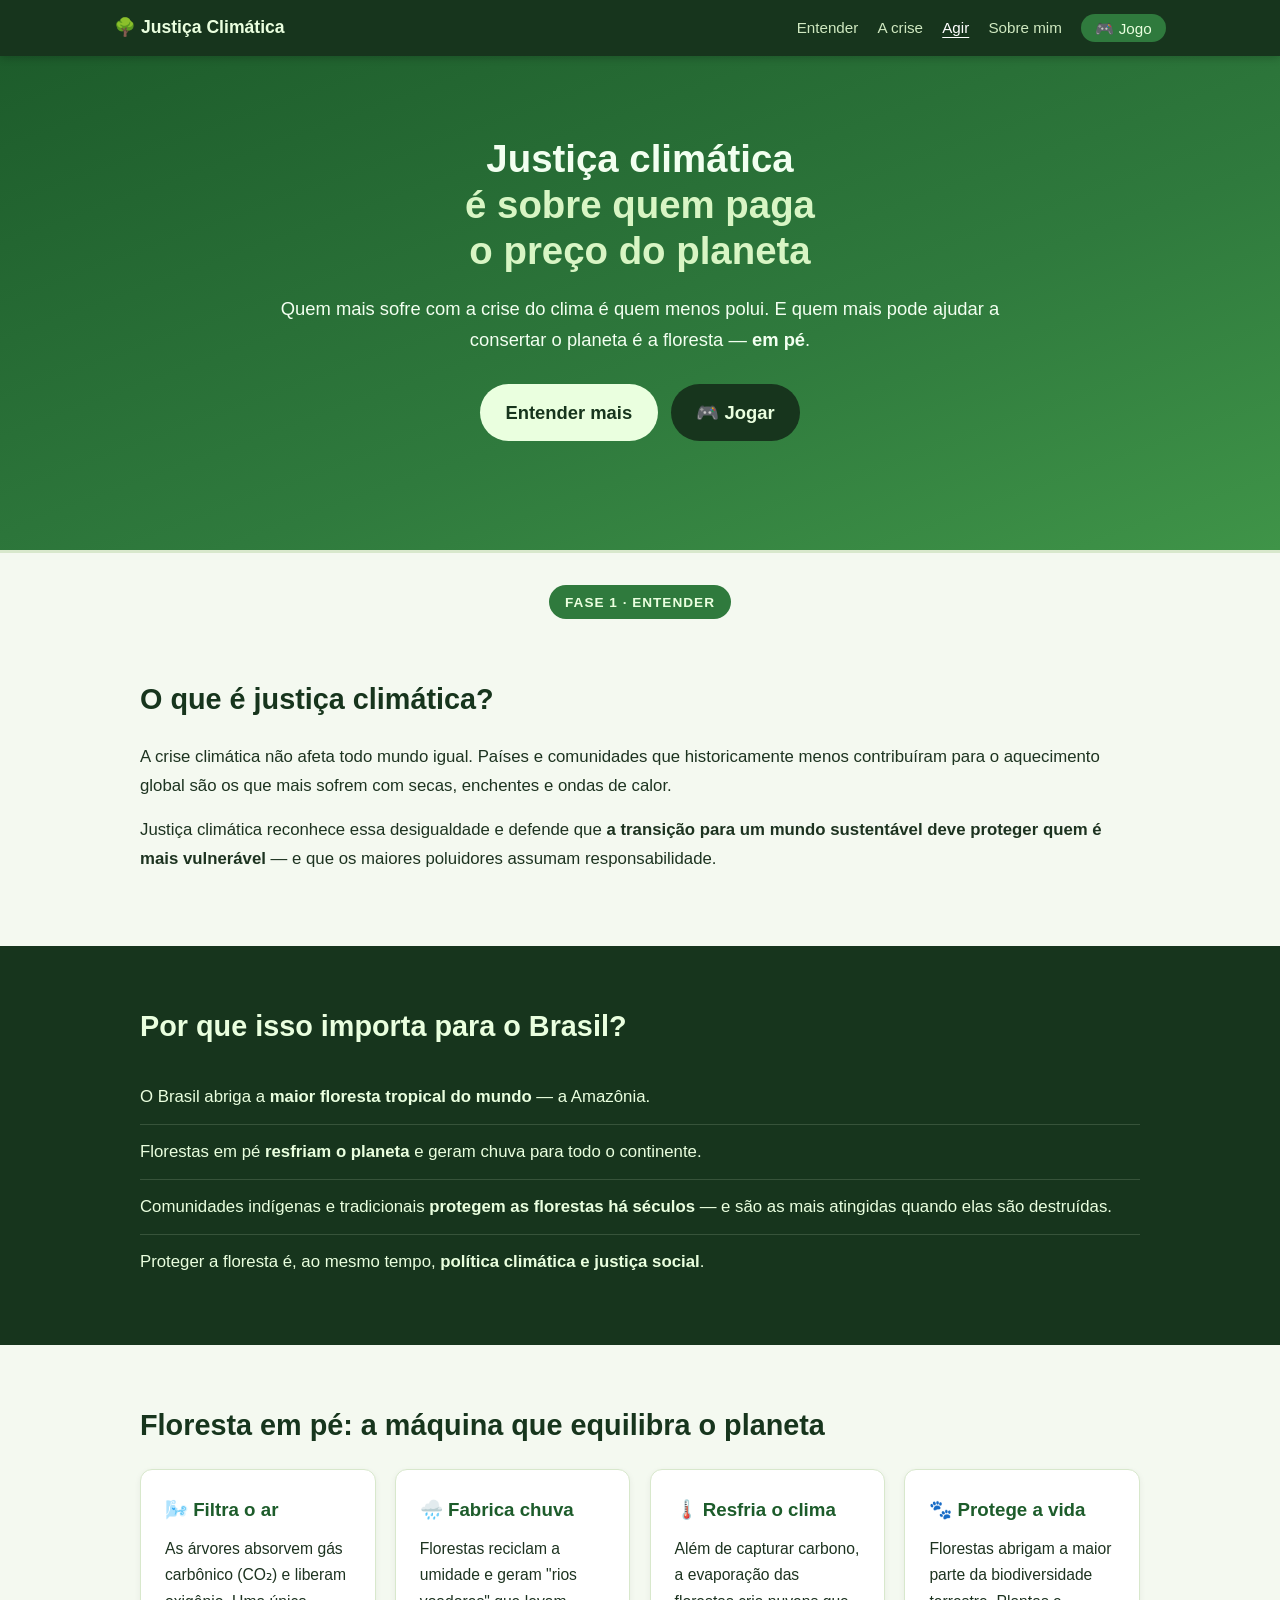
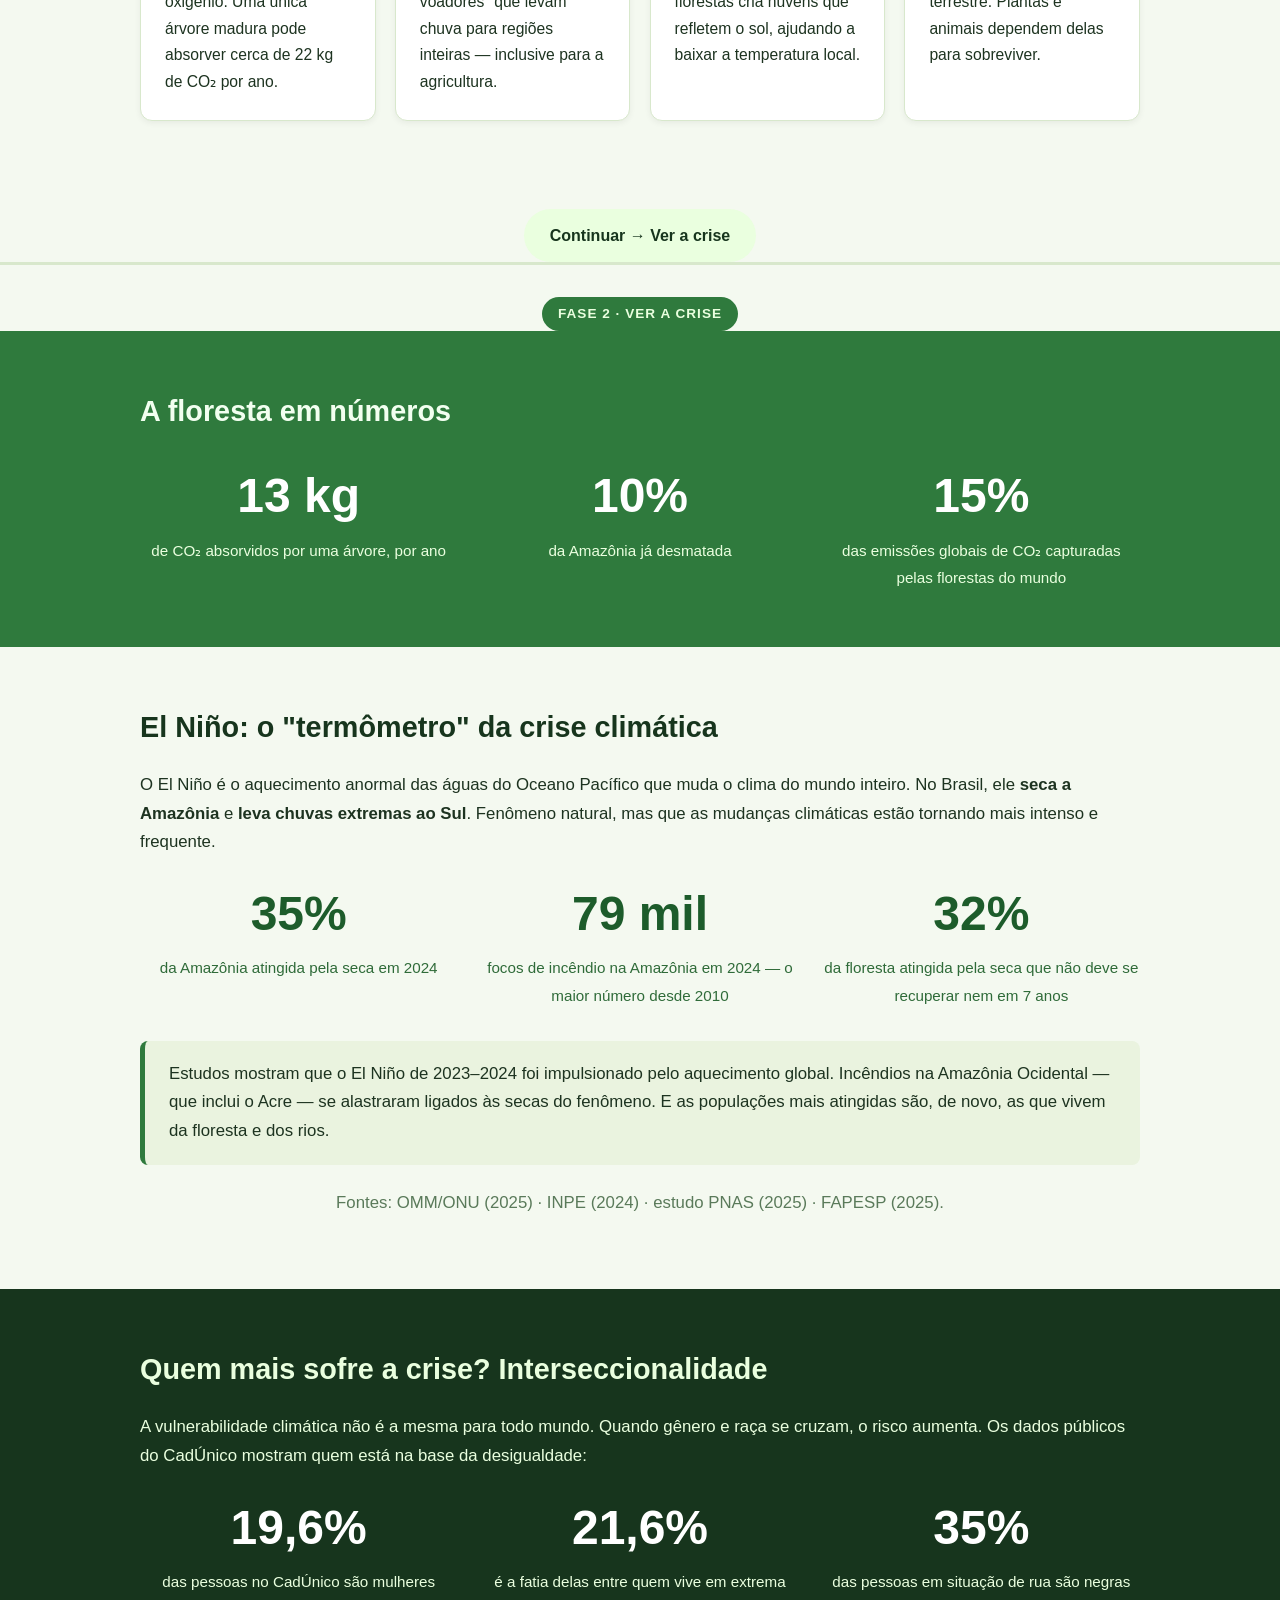
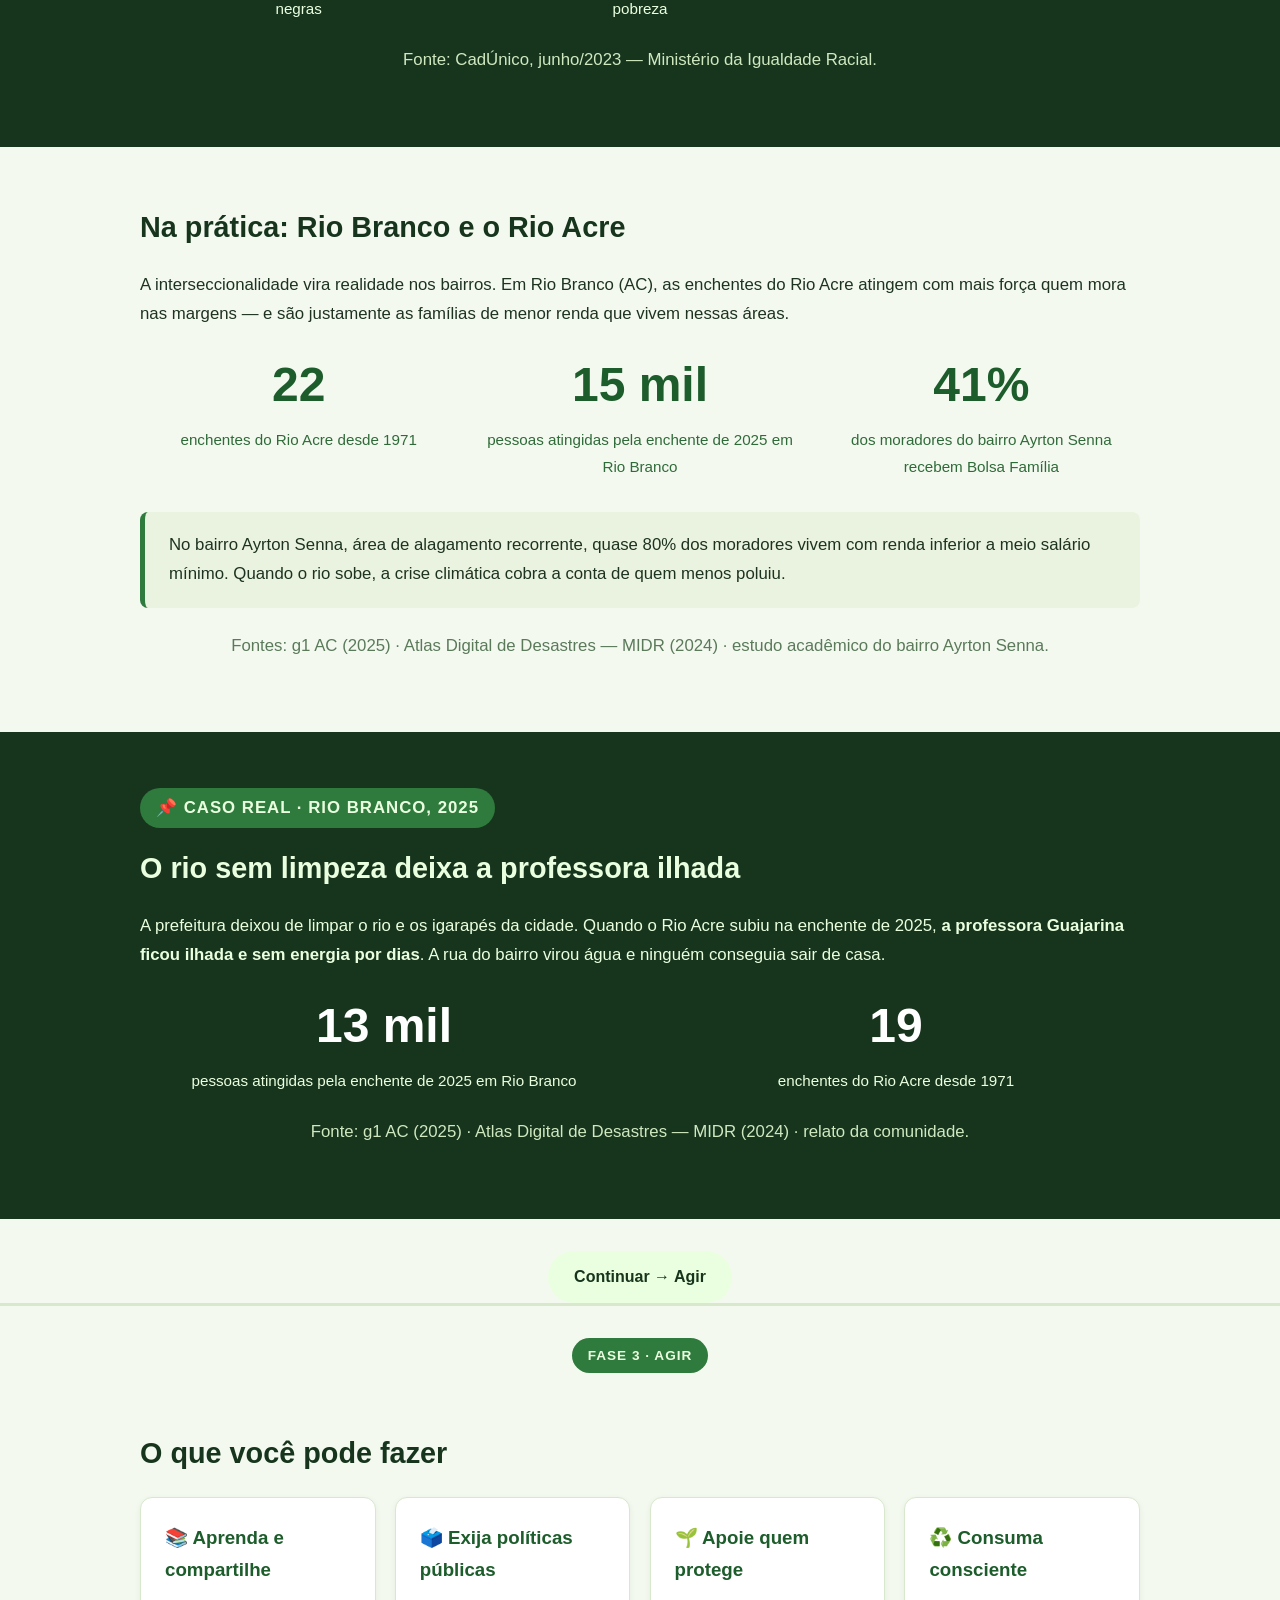
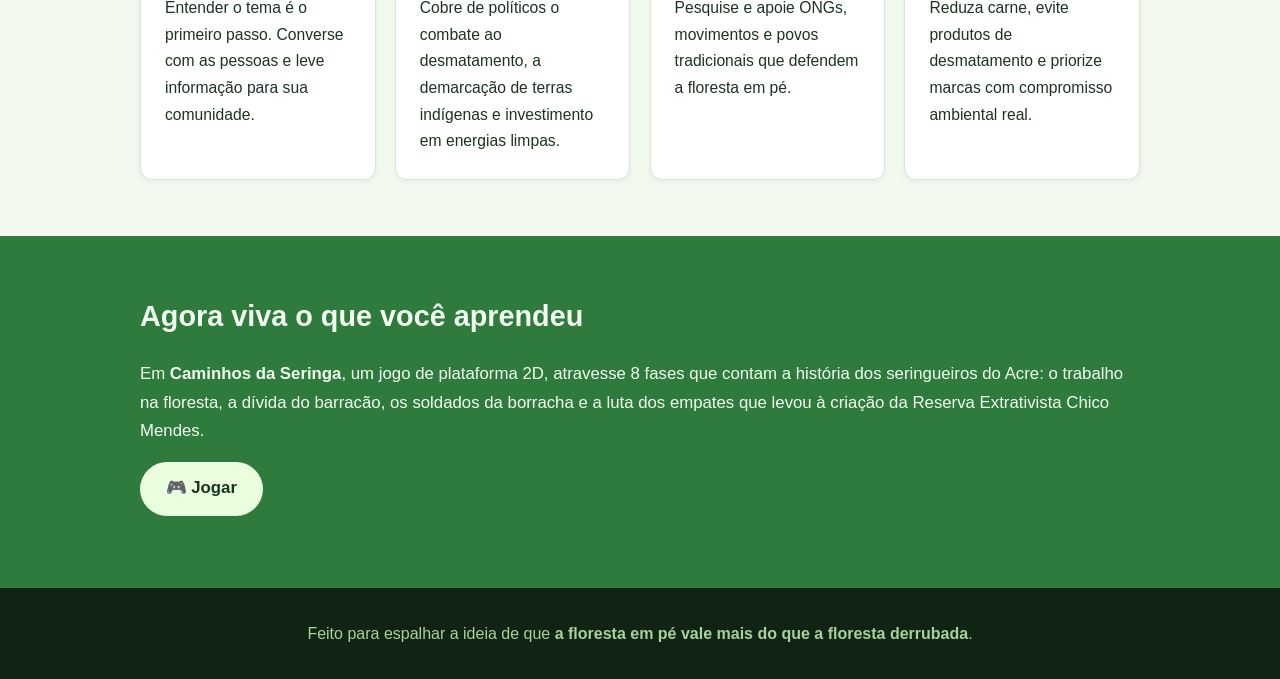
<file: index.html>
<!DOCTYPE html>
<html lang="pt-BR">
<head>
  <meta charset="UTF-8">
  <meta name="viewport" content="width=device-width, initial-scale=1.0">
  <meta name="description" content="Justiça climática e o papel das florestas em pé no equilíbrio do planeta.">
  <title>Justiça Climática · Florestas em Pé</title>
  <link rel="stylesheet" href="style.css?v=2">
</head>
<body>

  <header class="cabecalho">
    <nav class="menu">
      <a href="#" class="logo">🌳 Justiça&nbsp;Climática</a>
      <button class="menu-toggle" aria-label="Abrir menu">☰</button>
      <ul class="menu-lista">
        <li><a href="#fase-entender">Entender</a></li>
        <li><a href="#fase-crise">A crise</a></li>
        <li><a href="#fase-agir">Agir</a></li>
        <li><a href="sobre.html">Sobre mim</a></li>
        <li><a href="jogo.html" class="menu-jogo">🎮 Jogo</a></li>
      </ul>
    </nav>
  </header>

  <main>
    <section class="hero">
      <div class="hero-conteudo">
        <h1>Justiça climática<br><span>é sobre quem paga<br>o preço do planeta</span></h1>
        <p>Quem mais sofre com a crise do clima é quem menos polui. E quem mais pode ajudar a consertar o planeta é a floresta — <strong>em pé</strong>.</p>
        <p>
          <a href="#o-que-e" class="botao">Entender mais</a>
          <a href="jogo.html" class="botao botao-secundario">🎮 Jogar</a>
        </p>
      </div>
    </section>

    <section class="fase" id="fase-entender">
      <div class="container">
        <p class="fase-etiqueta">Fase 1 · Entender</p>
      </div>

      <section id="o-que-e" class="secao">
        <div class="container">
          <h2>O que é justiça climática?</h2>
          <p>A crise climática não afeta todo mundo igual. Países e comunidades que historicamente menos contribuíram para o aquecimento global são os que mais sofrem com secas, enchentes e ondas de calor.</p>
          <p>Justiça climática reconhece essa desigualdade e defende que <strong>a transição para um mundo sustentável deve proteger quem é mais vulnerável</strong> — e que os maiores poluidores assumam responsabilidade.</p>
        </div>
      </section>

      <section id="por-que" class="secao secao-escura">
        <div class="container">
          <h2>Por que isso importa para o Brasil?</h2>
          <ul class="lista-pontos">
            <li>O Brasil abriga a <strong>maior floresta tropical do mundo</strong> — a Amazônia.</li>
            <li>Florestas em pé <strong>resfriam o planeta</strong> e geram chuva para todo o continente.</li>
            <li>Comunidades indígenas e tradicionais <strong>protegem as florestas há séculos</strong> — e são as mais atingidas quando elas são destruídas.</li>
            <li>Proteger a floresta é, ao mesmo tempo, <strong>política climática e justiça social</strong>.</li>
          </ul>
        </div>
      </section>

      <section id="floresta" class="secao">
        <div class="container">
          <h2>Floresta em pé: a máquina que equilibra o planeta</h2>
          <div class="grade">
            <article class="cartao">
              <h3>🌬️ Filtra o ar</h3>
              <p>As árvores absorvem gás carbônico (CO₂) e liberam oxigênio. Uma única árvore madura pode absorver cerca de 22 kg de CO₂ por ano.</p>
            </article>
            <article class="cartao">
              <h3>🌧️ Fabrica chuva</h3>
              <p>Florestas reciclam a umidade e geram "rios voadores" que levam chuva para regiões inteiras — inclusive para a agricultura.</p>
            </article>
            <article class="cartao">
              <h3>🌡️ Resfria o clima</h3>
              <p>Além de capturar carbono, a evaporação das florestas cria nuvens que refletem o sol, ajudando a baixar a temperatura local.</p>
            </article>
            <article class="cartao">
              <h3>🐾 Protege a vida</h3>
              <p>Florestas abrigam a maior parte da biodiversidade terrestre. Plantas e animais dependem delas para sobreviver.</p>
            </article>
          </div>
        </div>
      </section>

      <div class="container">
        <a href="#fase-crise" class="botao botao-continuar">Continuar → Ver a crise</a>
      </div>
    </section>

    <section class="fase" id="fase-crise">
      <div class="container">
        <p class="fase-etiqueta">Fase 2 · Ver a crise</p>
      </div>

      <section id="numeros" class="secao secao-verde">
      <div class="container">
        <h2>A floresta em números</h2>
        <div class="grade-numeros">
          <div class="numero">
            <span class="valor" data-alvo="22" data-unidade=" kg">0</span>
            <span class="rotulo">de CO₂ absorvidos por uma árvore, por ano</span>
          </div>
          <div class="numero">
            <span class="valor" data-alvo="17" data-unidade="%">0</span>
            <span class="rotulo">da Amazônia já desmatada</span>
          </div>
          <div class="numero">
            <span class="valor" data-alvo="25" data-unidade="%">0</span>
            <span class="rotulo">das emissões globais de CO₂ capturadas pelas florestas do mundo</span>
          </div>
        </div>
      </div>
    </section>

    <section id="elnino" class="secao">
      <div class="container">
        <h2>El Niño: o "termômetro" da crise climática</h2>
        <p>O El Niño é o aquecimento anormal das águas do Oceano Pacífico que muda o clima do mundo inteiro. No Brasil, ele <strong>seca a Amazônia</strong> e <strong>leva chuvas extremas ao Sul</strong>. Fenômeno natural, mas que as mudanças climáticas estão tornando mais intenso e frequente.</p>
        <div class="grade-numeros">
          <div class="numero">
            <span class="valor" data-alvo="59" data-unidade="%">0</span>
            <span class="rotulo">da Amazônia atingida pela seca em 2024</span>
          </div>
          <div class="numero">
            <span class="valor" data-alvo="132" data-unidade=" mil">0</span>
            <span class="rotulo">focos de incêndio na Amazônia em 2024 — o maior número desde 2010</span>
          </div>
          <div class="numero">
            <span class="valor" data-alvo="53" data-unidade="%">0</span>
            <span class="rotulo">da floresta atingida pela seca que não deve se recuperar nem em 7 anos</span>
          </div>
        </div>
        <div class="destaque">
          <p>Estudos mostram que o El Niño de 2023–2024 foi impulsionado pelo aquecimento global. Incêndios na Amazônia Ocidental — que inclui o Acre — se alastraram ligados às secas do fenômeno. E as populações mais atingidas são, de novo, as que vivem da floresta e dos rios.</p>
        </div>
        <p class="nota-fonte">Fontes: OMM/ONU (2025) · INPE (2024) · estudo PNAS (2025) · FAPESP (2025).</p>
      </div>
    </section>

    <section id="intersec" class="secao secao-escura">
      <div class="container">
        <h2>Quem mais sofre a crise? Interseccionalidade</h2>
        <p>A vulnerabilidade climática não é a mesma para todo mundo. Quando gênero e raça se cruzam, o risco aumenta. Os dados públicos do CadÚnico mostram quem está na base da desigualdade:</p>
        <div class="grade-numeros">
          <div class="numero">
            <span class="valor" data-alvo="38.5" data-unidade="%" data-decimais="1">0</span>
            <span class="rotulo">das pessoas no CadÚnico são mulheres negras</span>
          </div>
          <div class="numero">
            <span class="valor" data-alvo="42.5" data-unidade="%" data-decimais="1">0</span>
            <span class="rotulo">é a fatia delas entre quem vive em extrema pobreza</span>
          </div>
          <div class="numero">
            <span class="valor" data-alvo="69" data-unidade="%">0</span>
            <span class="rotulo">das pessoas em situação de rua são negras</span>
          </div>
        </div>
        <p class="nota-fonte">Fonte: CadÚnico, junho/2023 — Ministério da Igualdade Racial.</p>
      </div>
    </section>

    <section id="riobranco" class="secao">
      <div class="container">
        <h2>Na prática: Rio Branco e o Rio Acre</h2>
        <p>A interseccionalidade vira realidade nos bairros. Em Rio Branco (AC), as enchentes do Rio Acre atingem com mais força quem mora nas margens — e são justamente as famílias de menor renda que vivem nessas áreas.</p>
        <div class="grade-numeros">
          <div class="numero">
            <span class="valor" data-alvo="43" data-unidade="">0</span>
            <span class="rotulo">enchentes do Rio Acre desde 1971</span>
          </div>
          <div class="numero">
            <span class="valor" data-alvo="30" data-unidade=" mil">0</span>
            <span class="rotulo">pessoas atingidas pela enchente de 2025 em Rio Branco</span>
          </div>
          <div class="numero">
            <span class="valor" data-alvo="80" data-unidade="%">0</span>
            <span class="rotulo">dos moradores do bairro Ayrton Senna recebem Bolsa Família</span>
          </div>
        </div>
        <div class="destaque">
          <p>No bairro Ayrton Senna, área de alagamento recorrente, quase 80% dos moradores vivem com renda inferior a meio salário mínimo. Quando o rio sobe, a crise climática cobra a conta de quem menos poluiu.</p>
        </div>
        <p class="nota-fonte">Fontes: g1 AC (2025) · Atlas Digital de Desastres — MIDR (2024) · estudo acadêmico do bairro Ayrton Senna.</p>
      </div>
    </section>

    <section id="caso-professora" class="secao secao-escura">
      <div class="container">
        <p class="fase-etiqueta">📌 Caso real · Rio Branco, 2025</p>
        <h2>O rio sem limpeza deixa a professora ilhada</h2>
        <p>A prefeitura deixou de limpar o rio e os igarapés da cidade. Quando o Rio Acre subiu na enchente de 2025, <strong>a professora Guajarina ficou ilhada e sem energia por dias</strong>. A rua do bairro virou água e ninguém conseguia sair de casa.</p>
        <div class="grade-numeros">
          <div class="numero">
            <span class="valor" data-alvo="30" data-unidade=" mil">0</span>
            <span class="rotulo">pessoas atingidas pela enchente de 2025 em Rio Branco</span>
          </div>
          <div class="numero">
            <span class="valor" data-alvo="43" data-unidade="">0</span>
            <span class="rotulo">enchentes do Rio Acre desde 1971</span>
          </div>
        </div>
        <p class="nota-fonte">Fonte: g1 AC (2025) · Atlas Digital de Desastres — MIDR (2024) · relato da comunidade.</p>
      </div>
    </section>

      <div class="container">
        <a href="#fase-agir" class="botao botao-continuar">Continuar → Agir</a>
      </div>
    </section>

    <section class="fase" id="fase-agir">
      <div class="container">
        <p class="fase-etiqueta">Fase 3 · Agir</p>
      </div>

      <section id="acoes" class="secao">
      <div class="container">
        <h2>O que você pode fazer</h2>
        <div class="grade">
          <article class="cartao">
            <h3>📚 Aprenda e compartilhe</h3>
            <p>Entender o tema é o primeiro passo. Converse com as pessoas e leve informação para sua comunidade.</p>
          </article>
          <article class="cartao">
            <h3>🗳️ Exija políticas públicas</h3>
            <p>Cobre de políticos o combate ao desmatamento, a demarcação de terras indígenas e investimento em energias limpas.</p>
          </article>
          <article class="cartao">
            <h3>🌱 Apoie quem protege</h3>
            <p>Pesquise e apoie ONGs, movimentos e povos tradicionais que defendem a floresta em pé.</p>
          </article>
          <article class="cartao">
            <h3>♻️ Consuma consciente</h3>
            <p>Reduza carne, evite produtos de desmatamento e priorize marcas com compromisso ambiental real.</p>
          </article>
        </div>
      </div>
      </section>

      <section class="secao secao-verde">
        <div class="container">
          <h2>Agora viva o que você aprendeu</h2>
          <p>Em <strong>Caminhos da Seringa</strong>, um jogo de plataforma 2D, atravesse 8 fases que contam a história dos seringueiros do Acre: o trabalho na floresta, a dívida do barracão, os soldados da borracha e a luta dos empates que levou à criação da Reserva Extrativista Chico Mendes.</p>
          <p>
            <a href="jogo.html" class="botao">🎮 Jogar</a>
          </p>
        </div>
      </section>
    </section>
  </main>

  <footer class="rodape">
    <p>Feito para espalhar a ideia de que <strong>a floresta em pé vale mais do que a floresta derrubada</strong>.</p>
  </footer>

  <script src="script.js"></script>
</body>
</html>
</file>
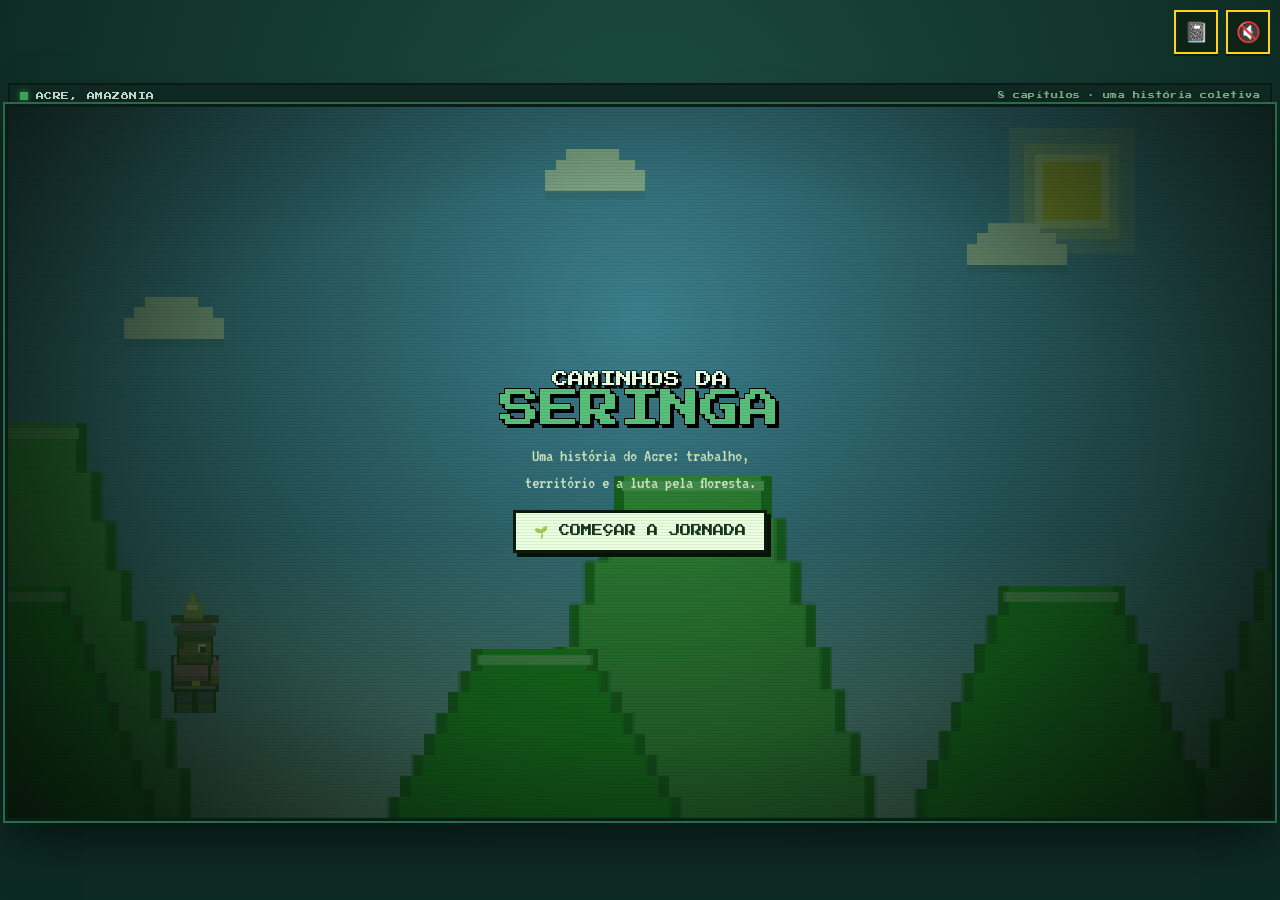
<file: jogo.html>
<!DOCTYPE html>
<html lang="pt-BR">
<head>
  <meta charset="UTF-8">
  <meta name="viewport" content="width=device-width, initial-scale=1.0, maximum-scale=1.0, user-scalable=no, viewport-fit=cover">
  <meta name="theme-color" content="#153f35">
  <meta name="description" content="Caminhos da Seringa: plataforma 2D sobre a história dos seringueiros do Acre, em 8 fases.">
  <title>Caminhos da Seringa</title>
  <link rel="preconnect" href="https://fonts.googleapis.com">
  <link rel="preconnect" href="https://fonts.gstatic.com" crossorigin>
  <link rel="stylesheet" href="https://fonts.googleapis.com/css2?family=Press+Start+2P&family=VT323&display=swap">
  <link rel="stylesheet" href="pixel.css">
  <link rel="stylesheet" href="jogo.css">
</head>
<body class="pixel">
  <div class="jogo2d">
    <div class="console">
      <div class="console-topline">
        <span class="live-dot"></span>
        <span class="console-titulo">ACRE, AMAZÔNIA</span>
        <span class="console-direita">8 capítulos · uma história coletiva</span>
      </div>
      <div class="stage" id="stage">
      <canvas id="tela" width="480" height="270"></canvas>
      <div class="vignette" aria-hidden="true"></div>

      <div class="hud2d" id="hud2d" hidden>
        <div class="hud-esquerda">
          <span class="hud-capitulo" id="hud-fase">01</span>
          <div class="hud-info">
            <span class="hud-objetivo">Encontre as memórias</span>
          </div>
        </div>
        <div class="hud-direita">
          <span class="hud-vidas" id="hud-vidas">❤️❤️❤️</span>
          <span class="hud-sementes">🍃 <b id="hud-pontos-valor">0</b></span>
        </div>
      </div>

      <div class="overlay overlay-centro" id="tela-inicio">
        <div class="logo">
          <span class="s">CAMINHOS DA</span>
          <span class="f">SERINGA</span>
        </div>
        <p class="legenda">Uma história do Acre: trabalho, território e a luta pela floresta.</p>
        <button class="botao" id="botao-iniciar">🌱 Começar a jornada</button>
      </div>

      <div class="overlay overlay-centro" id="tela-personagem" hidden>
        <div class="mapa-titulo">Escolha seu personagem</div>
        <div class="personagens">
          <button class="card-personagem" id="botao-menina">
            <span class="cp-avatar">👧🏿</span>
            <span class="cp-tag">PLAY 1</span>
            <span class="cp-nome">Menina</span>
          </button>
          <button class="card-personagem" id="botao-menino">
            <span class="cp-avatar">👦🏿</span>
            <span class="cp-tag">PLAY 2</span>
            <span class="cp-nome">Menino</span>
          </button>
        </div>
        <p class="cp-dica">Use ← → e Enter, ou toque para escolher</p>
      </div>

      <div class="overlay overlay-mapa" id="tela-mapa" hidden>
        <div class="mapa-titulo">Mapa das fases</div>
        <div class="mapa" id="mapa"></div>
      </div>

      <div class="overlay overlay-cartao" id="tela-fase" hidden>
        <span class="tag" id="fase-etiqueta">Fase 1</span>
        <h2 id="fase-titulo"></h2>
        <p class="txt" id="fase-texto"></p>
        <p class="fato"><strong>Fato:</strong> <span id="fase-fato"></span></p>
        <p class="src">Fonte: <span id="fase-fonte"></span></p>
        <p class="aviso" id="fase-aviso"></p>
        <button class="botao" id="botao-continuar">Continuar →</button>
      </div>

      <div class="overlay overlay-centro" id="tela-fim" hidden>
        <h2 id="fim-titulo"></h2>
        <p class="txt" id="fim-mensagem"></p>
        <button class="botao" id="botao-reiniciar">🌱 Recomeçar</button>
      </div>

      <div class="overlay overlay-caderno" id="tela-caderno" hidden>
        <div class="mapa-titulo">Caderno da Memória</div>
        <div class="caderno" id="caderno-lista"></div>
        <button class="botao" id="botao-caderno-fechar">Fechar</button>
      </div>
      </div>
    </div>
  </div>

  <div class="touch" id="touch-controles" hidden>
    <div class="touch-mover">
      <button class="tbtn" data-dir="esq" aria-label="Esquerda">◀</button>
      <button class="tbtn" data-dir="dir" aria-label="Direita">▶</button>
    </div>
    <div class="touch-acoes">
      <button class="tbtn tbtn-b" id="botao-latex" aria-label="Extrair látex">B</button>
      <button class="tbtn tbtn-pulo" id="botao-pulo" aria-label="Pular">A</button>
    </div>
  </div>

  <div class="girar" id="girar">
    <div class="girar-logo">
      <span class="s">CAMINHOS DA</span>
      <span class="f">SERINGA</span>
    </div>
    <div class="girar-telefone" aria-hidden="true"></div>
    <div class="girar-titulo">Gire o celular</div>
    <div class="girar-sub">Vire o aparelho na horizontal para jogar.</div>
  </div>

  <button class="botao-som" id="botao-som" aria-label="Ligar música">🔇</button>
  <button class="botao-som botao-caderno" id="botao-caderno" aria-label="Caderno da Memória">📓</button>

  <div class="toast" id="toast" hidden></div>

  <script src="jogo.js"></script>
</body>
</html>
</file>
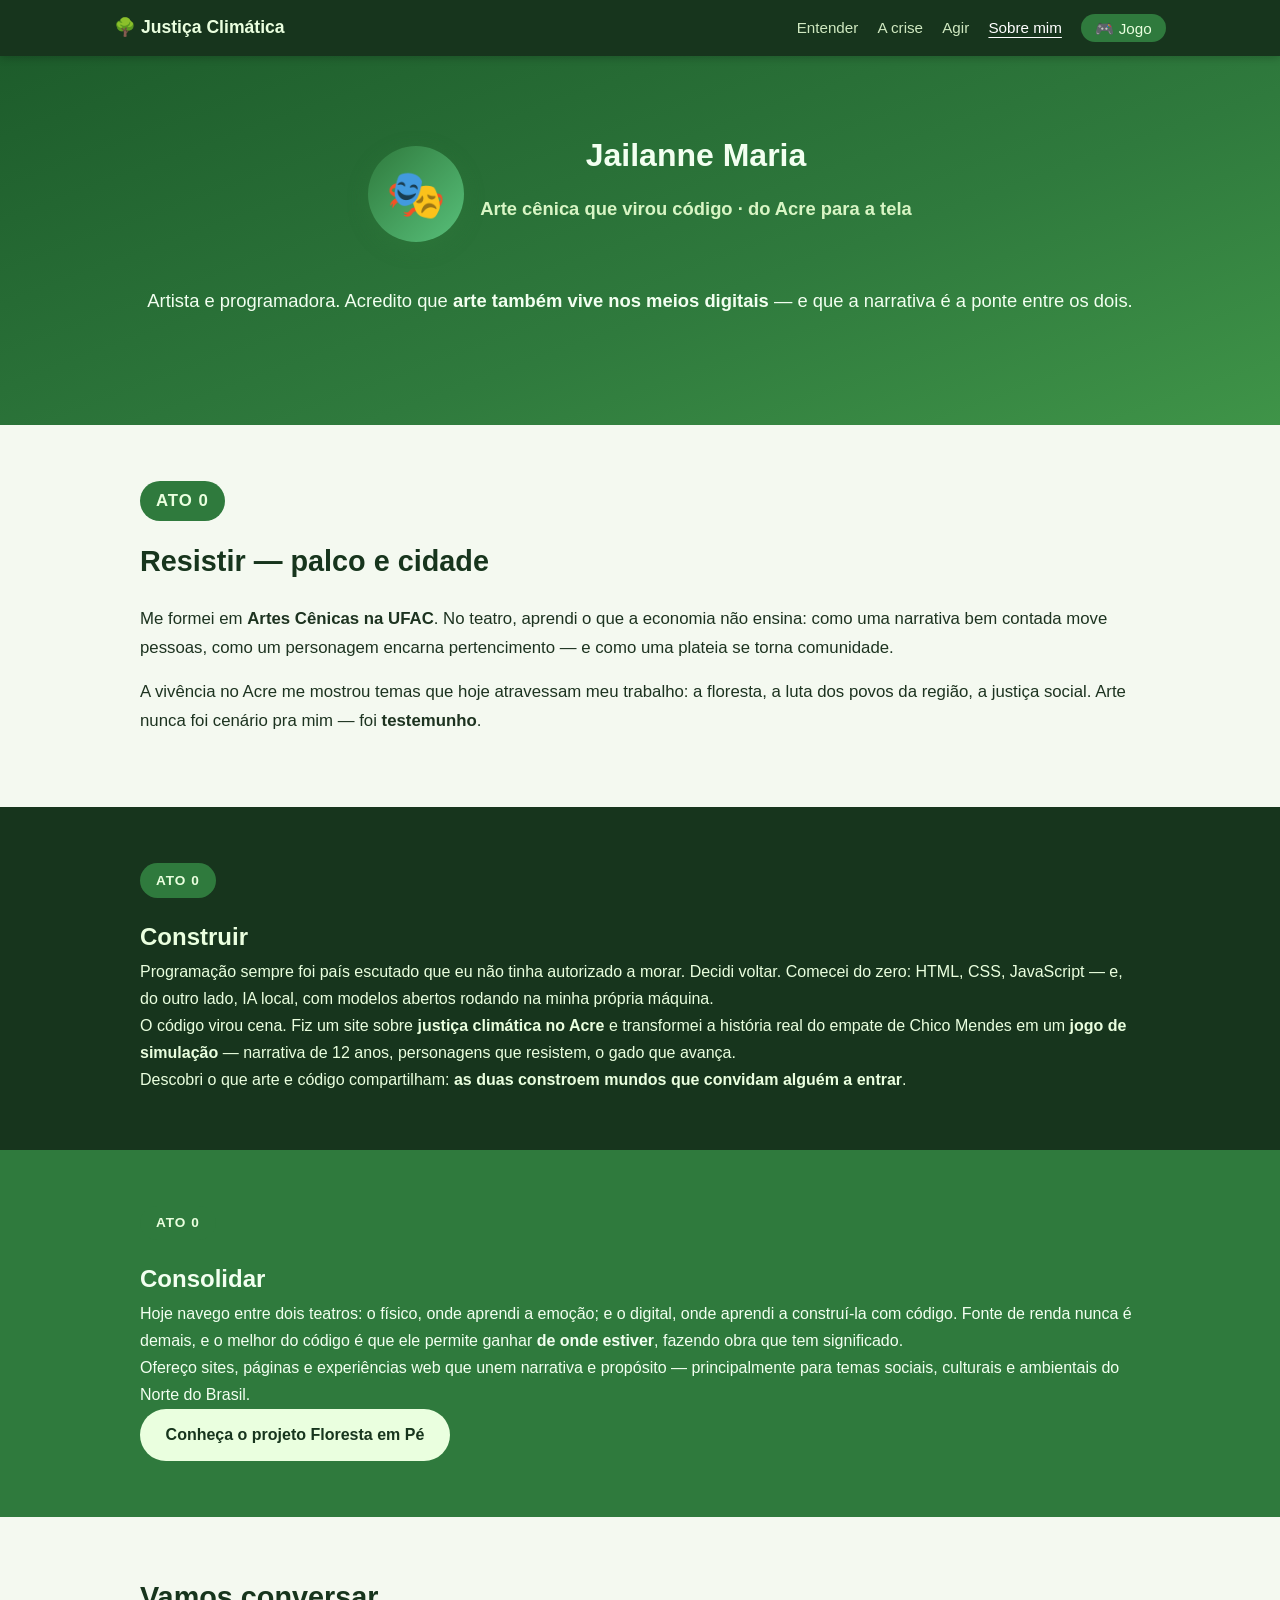
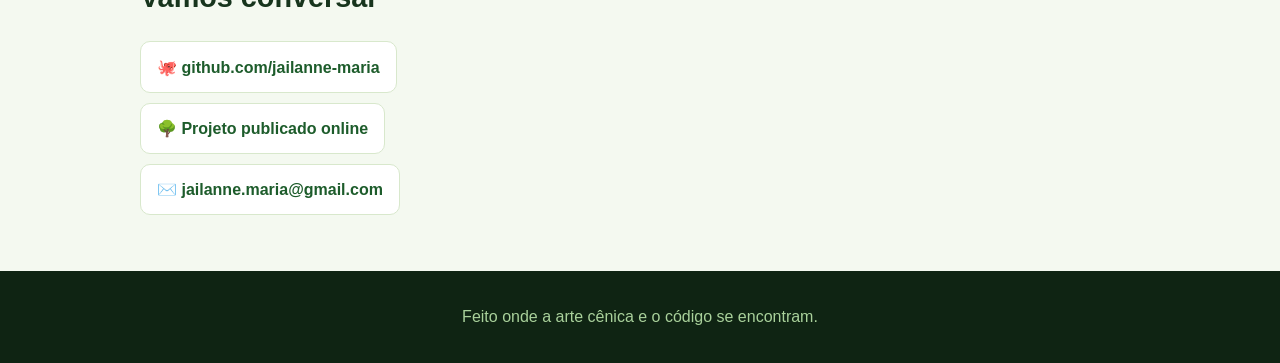
<file: sobre.html>
<!DOCTYPE html>
<html lang="pt-BR">
<head>
  <meta charset="UTF-8">
  <meta name="viewport" content="width=device-width, initial-scale=1.0">
  <meta name="description" content="Sobre Jailanne Maria: artista cênica e desenvolvedora, construindo experiências digitais que unem arte, narrativa e código.">
  <title>Sobre mim · Jailanne Maria</title>
  <link rel="stylesheet" href="style.css">
</head>
<body>

  <header class="cabecalho">
    <nav class="menu">
      <a href="index.html" class="logo">🌳 Justiça&nbsp;Climática</a>
      <button class="menu-toggle" aria-label="Abrir menu">☰</button>
      <ul class="menu-lista">
        <li><a href="index.html#fase-entender">Entender</a></li>
        <li><a href="index.html#fase-crise">A crise</a></li>
        <li><a href="index.html#fase-agir">Agir</a></li>
        <li><a href="sobre.html" class="ativo">Sobre mim</a></li>
        <li><a href="jogo.html" class="menu-jogo">🎮 Jogo</a></li>
      </ul>
    </nav>
  </header>

  <main class="atos">

    <section class="hero">
      <div class="ficha">
        <div class="foto-perfil">🎭</div>
        <div class="ficha-info">
          <h1>Jailanne Maria</h1>
          <p class="funcao">Arte cênica que virou código · do Acre para a tela</p>
        </div>
      </div>
      <p>Artista e programadora. Acredito que <strong>arte também vive nos meios digitais</strong> — e que a narrativa é a ponte entre os dois.</p>
    </section>

    <section class="ato secao" id="ato-1">
      <div class="container">
        <p class="ato-rotulo"></p>
        <h2>Resistir — palco e cidade</h2>
        <p>Me formei em <strong>Artes Cênicas na UFAC</strong>. No teatro, aprendi o que a economia não ensina: como uma narrativa bem contada move pessoas, como um personagem encarna pertencimento — e como uma plateia se torna comunidade.</p>
        <p>A vivência no Acre me mostrou temas que hoje atravessam meu trabalho: a floresta, a luta dos povos da região, a justiça social. Arte nunca foi cenário pra mim — foi <strong>testemunho</strong>.</p>
      </div>
    </section>

    <section class="ato secao-escura" id="ato-2">
      <div class="container">
        <p class="ato-rotulo"></p>
        <h2>Construir</h2>
        <p>Programação sempre foi país escutado que eu não tinha autorizado a morar. Decidi voltar. Comecei do zero: HTML, CSS, JavaScript — e, do outro lado, IA local, com modelos abertos rodando na minha própria máquina.</p>
        <p>O código virou cena. Fiz um site sobre <strong>justiça climática no Acre</strong> e transformei a história real do empate de Chico Mendes em um <strong>jogo de simulação</strong> — narrativa de 12 anos, personagens que resistem, o gado que avança.</p>
        <p>Descobri o que arte e código compartilham: <strong>as duas constroem mundos que convidam alguém a entrar</strong>.</p>
      </div>
    </section>

    <section class="ato secao-verde" id="ato-3">
      <div class="container">
        <p class="ato-rotulo"></p>
        <h2>Consolidar</h2>
        <p>Hoje navego entre dois teatros: o físico, onde aprendi a emoção; e o digital, onde aprendi a construí-la com código. Fonte de renda nunca é demais, e o melhor do código é que ele permite ganhar <strong>de onde estiver</strong>, fazendo obra que tem significado.</p>
        <p>Ofereço sites, páginas e experiências web que unem narrativa e propósito — principalmente para temas sociais, culturais e ambientais do Norte do Brasil.</p>
        <p><a href="index.html" class="botao">Conheça o projeto Floresta em Pé</a></p>
      </div>
    </section>

    <section class="secao" id="contato">
      <div class="container">
        <h2>Vamos conversar</h2>
        <ul class="contato-lista">
          <li><a href="https://github.com/jailanne-maria">🐙 github.com/jailanne-maria</a></li>
          <li><a href="https://jailanne-maria.github.io/justica-climatica/">🌳 Projeto publicado online</a></li>
          <li><a href="mailto:jailanne.maria@gmail.com">✉️ jailanne.maria@gmail.com</a></li>
        </ul>
      </div>
    </section>

  </main>

  <footer class="rodape">
    <p>Feito onde a arte cênica e o código se encontram.</p>
  </footer>

  <script src="script.js"></script>
</body>
</html>
</file>
<file: style.css>
* {
  margin: 0;
  padding: 0;
  box-sizing: border-box;
}

html {
  scroll-behavior: smooth;
}

body {
  font-family: 'Segoe UI', Tahoma, Geneva, Verdana, sans-serif;
  line-height: 1.7;
  color: #1d3320;
  background: #f4f9f0;
}

/* Cabeçalho e menu */
.cabecalho {
  position: sticky;
  top: 0;
  background: #17351d;
  box-shadow: 0 2px 8px rgba(0, 0, 0, 0.2);
  z-index: 100;
}

.menu {
  max-width: 1100px;
  margin: 0 auto;
  padding: 0.8rem 1.5rem;
  display: flex;
  align-items: center;
  justify-content: space-between;
}

.logo {
  color: #eaffdf;
  font-weight: 700;
  text-decoration: none;
  font-size: 1.1rem;
}

.menu-lista {
  display: flex;
  list-style: none;
  gap: 1.2rem;
}

.menu-lista a {
  color: #cfe8c0;
  text-decoration: none;
  font-size: 0.95rem;
}

.menu-lista a:hover {
  color: #ffffff;
}

.menu-lista a.ativo {
  color: #ffffff;
  text-decoration: underline;
  text-underline-offset: 4px;
}

.menu-lista .menu-jogo {
  background: #2f7a3d;
  padding: 0.35rem 0.9rem;
  border-radius: 999px;
  color: #eaffdf;
}

.menu-toggle {
  display: none;
  background: none;
  border: none;
  color: #eaffdf;
  font-size: 1.5rem;
  cursor: pointer;
}

/* Hero */
.hero {
  background: linear-gradient(160deg, #1d5c2b, #2f7a3d 60%, #3f9448);
  color: #f2fff0;
  padding: 5rem 1.5rem;
  text-align: center;
}

.hero-conteudo {
  max-width: 800px;
  margin: 0 auto;
}

.hero h1 {
  font-size: 2.4rem;
  line-height: 1.2;
  margin-bottom: 1.2rem;
}

.hero h1 span {
  color: #d8f5c4;
}

.hero p {
  font-size: 1.15rem;
  margin-bottom: 1.8rem;
}

.botao {
  display: inline-block;
  background: #eaffdf;
  color: #17351d;
  padding: 0.8rem 1.6rem;
  border-radius: 999px;
  text-decoration: none;
  font-weight: 700;
  transition: transform 0.2s;
}

.botao:hover {
  transform: translateY(-2px);
}

.botao-secundario {
  background: #17351d;
  color: #eaffdf;
  margin-left: 0.5rem;
}

@media (max-width: 480px) {
  .botao-secundario {
    margin-left: 0;
    margin-top: 0.5rem;
  }
}

/* Fases */
.fase {
  border-top: 3px solid #d8e8cc;
}

.fase > .container:first-child {
  padding-top: 2rem;
  text-align: center;
}

.fase-etiqueta {
  display: inline-block;
  background: #2f7a3d;
  color: #eaffdf;
  font-size: 0.85rem;
  font-weight: 700;
  letter-spacing: 1px;
  text-transform: uppercase;
  padding: 0.35rem 1rem;
  border-radius: 999px;
}

.botao-continuar {
  margin: 2rem auto 0;
  display: table;
}

@media (max-width: 480px) {
  .botao-continuar {
    display: block;
    text-align: center;
  }
}

/* Seções */
.secao {
  padding: 3.5rem 1.5rem;
}

.container {
  max-width: 1000px;
  margin: 0 auto;
}

.secao h2 {
  font-size: 1.8rem;
  color: #17351d;
  margin-bottom: 1.2rem;
}

.secao p {
  margin-bottom: 1rem;
  font-size: 1.05rem;
}

.secao-escura {
  background: #17351d;
  color: #eaffdf;
}

.secao-escura h2 {
  color: #eaffdf;
}

.secao-verde {
  background: #2f7a3d;
  color: #f2fff0;
}

.secao-verde h2 {
  color: #f2fff0;
}

/* Listas */
.lista-pontos {
  list-style: none;
  padding: 0;
}

.lista-pontos li {
  padding: 0.8rem 0;
  border-bottom: 1px solid rgba(234, 255, 223, 0.15);
  font-size: 1.05rem;
}

.lista-pontos li:last-child {
  border-bottom: none;
}

/* Cards */
.grade {
  display: grid;
  grid-template-columns: repeat(auto-fit, minmax(220px, 1fr));
  gap: 1.2rem;
  margin-top: 1rem;
}

.cartao {
  background: #ffffff;
  border: 1px solid #d8e8cc;
  border-radius: 12px;
  padding: 1.5rem;
  box-shadow: 0 2px 6px rgba(0, 0, 0, 0.06);
  transition: transform 0.2s, box-shadow 0.2s;
}

.cartao:hover {
  transform: translateY(-4px);
  box-shadow: 0 6px 14px rgba(0, 0, 0, 0.1);
}

.cartao h3 {
  color: #1d5c2b;
  margin-bottom: 0.6rem;
}

.cartao p {
  margin: 0;
  font-size: 0.98rem;
}

/* Números animados */
.grade-numeros {
  display: grid;
  grid-template-columns: repeat(auto-fit, minmax(200px, 1fr));
  gap: 1.5rem;
  margin-top: 1rem;
  text-align: center;
}

.numero .valor {
  font-size: 3rem;
  font-weight: 800;
  color: #1d5c2b;
  display: block;
}

.numero .rotulo {
  font-size: 0.95rem;
  color: #2f6b39;
}

/* Em fundo escuro ou verde, os números ficam claros */
.secao-escura .numero .valor,
.secao-verde .numero .valor {
  color: #ffffff;
}

.secao-escura .numero .rotulo,
.secao-verde .numero .rotulo {
  color: #eaffdf;
}

.nota-fonte {
  margin-top: 1.5rem;
  font-size: 0.85rem;
  color: #5a7a5a;
  text-align: center;
}

.secao-escura .nota-fonte,
.secao-verde .nota-fonte {
  color: #cfe8c0;
}

.destaque {
  margin-top: 2rem;
  background: #eaf3df;
  border-left: 5px solid #2f7a3d;
  border-radius: 8px;
  padding: 1.2rem 1.5rem;
}

.destaque p {
  margin: 0;
  font-size: 1.05rem;
}

/* Página Sobre — atos */
.atos {
  counter-reset: ato;
}

.ato {
  position: relative;
  padding: 3.5rem 1.5rem;
}

.ato-numero {
  counter-increment: ato;
}

.ato-rotulo {
  display: inline-block;
  background: #2f7a3d;
  color: #eaffdf;
  font-size: 0.85rem;
  font-weight: 700;
  letter-spacing: 1px;
  text-transform: uppercase;
  padding: 0.35rem 1rem;
  border-radius: 999px;
  margin-bottom: 1.2rem;
}

.ato-rotulo::before {
  content: "Ato " counter(ato);
}

.ficha {
  display: flex;
  gap: 1rem;
  align-items: center;
  justify-content: center;
  margin-bottom: 2rem;
  flex-wrap: wrap;
}

.foto-perfil {
  width: 96px;
  height: 96px;
  border-radius: 50%;
  background: linear-gradient(135deg, #2f7a3d, #58c07a);
  display: flex;
  align-items: center;
  justify-content: center;
  font-size: 3rem;
  box-shadow: 0 6px 20px rgba(47, 122, 61, 0.4);
}

.ficha-info h1 {
  font-size: 2rem;
  color: #f2fff0;
}

.ficha-info .funcao {
  color: #d8f5c4;
  font-weight: 600;
}

.contato-lista {
  list-style: none;
  padding: 0;
  display: flex;
  flex-direction: column;
  gap: 0.6rem;
}

.contato-lista a {
  color: #1d5c2b;
  font-weight: 600;
  text-decoration: none;
  border: 1px solid #d8e8cc;
  padding: 0.7rem 1rem;
  border-radius: 10px;
  display: inline-block;
  background: #ffffff;
  transition: transform 0.2s, box-shadow 0.2s;
}

.contato-lista a:hover {
  transform: translateY(-2px);
  box-shadow: 0 4px 12px rgba(0, 0, 0, 0.08);
}

/* Rodapé */
.rodape {
  background: #0f2413;
  color: #a9d19b;
  text-align: center;
  padding: 2rem 1.5rem;
}

/* Responsivo */
@media (max-width: 720px) {
  .menu-toggle {
    display: block;
  }

  .menu-lista {
    display: none;
    flex-direction: column;
    position: absolute;
    top: 100%;
    left: 0;
    right: 0;
    background: #17351d;
    padding: 1rem 1.5rem;
    gap: 0.8rem;
  }

  .menu-lista.aberto {
    display: flex;
  }

  .hero h1 {
    font-size: 1.8rem;
  }
}
</file>
<file: pixel.css>
@import url('https://fonts.googleapis.com/css2?family=Press+Start+2P&family=VT323&display=swap');

/* ===== Tema pixel-art / retrô do Reserva em Pé ===== */

body.pixel {
  font-family: 'VT323', 'Courier New', monospace;
  font-size: 20px;
  image-rendering: pixelated;
  background-color: #0e2213;
  background-image:
    repeating-linear-gradient(0deg, rgba(0, 0, 0, 0.16) 0 2px, transparent 2px 4px),
    radial-gradient(ellipse at 20% 10%, rgba(47, 122, 61, 0.35), transparent 55%),
    radial-gradient(ellipse at 85% 90%, rgba(58, 111, 181, 0.18), transparent 55%);
}

body.pixel canvas,
body.pixel img {
  image-rendering: pixelated;
  image-rendering: crisp-edges;
}

/* Cantos quadrados em tudo (visual 8/16 bits) */
body.pixel *,
body.pixel *::before,
body.pixel *::after {
  border-radius: 0 !important;
}

/* ─── Tipografia ─── */
body.pixel h1,
body.pixel h2,
body.pixel h3,
body.pixel .botao,
body.pixel .botao-vr,
body.pixel .info-ano,
body.pixel .info-fase,
body.pixel .info-dinheiro,
body.pixel .fase-etiqueta,
body.pixel .hud-box,
body.pixel .medidor-cabecalho,
body.pixel .cartao-acao strong,
body.pixel .perfil-nome,
body.pixel .perfil-metro strong,
body.pixel .total-acessos,
body.pixel .queimadas-cabecalho h2,
body.pixel .avatar-nome {
  font-family: 'Press Start 2P', 'VT323', monospace;
  letter-spacing: 0;
  line-height: 1.5;
}

body.pixel h1 { font-size: clamp(1.35rem, 4vw, 1.9rem); }
body.pixel h2 { font-size: clamp(0.95rem, 2.4vw, 1.05rem); }
body.pixel h3 { font-size: clamp(0.78rem, 2vw, 0.82rem); }
body.pixel .botao { font-size: 0.7rem; }
body.pixel .info-ano,
body.pixel .info-dinheiro { font-size: 0.78rem; }
body.pixel .info-fase,
body.pixel .fase-etiqueta { font-size: 0.6rem; }
body.pixel .hud-box { font-size: 0.68rem; }
body.pixel .medidor-cabecalho { font-size: 0.6rem; }
body.pixel .perfil-nome { font-size: 0.9rem; }
body.pixel .perfil-metro strong { font-size: 0.95rem; }

body.pixel p,
body.pixel li,
body.pixel .cartao-acao,
body.pixel .aviso-item,
body.pixel .chat-msg,
body.pixel .queimadas-texto,
body.pixel .metro .rotulo,
body.pixel .metro .valor {
  font-family: 'VT323', monospace;
  font-size: 1.15rem;
  line-height: 1.45;
}
body.pixel .cartao-acao,
body.pixel .log-item,
body.pixel .chat-msg,
body.pixel .metro .rotulo,
body.pixel .metro .valor { font-size: 0.98rem; }
body.pixel .log-item { font-family: 'VT323', monospace; font-size: 0.98rem; }

/* ─── Caixas com sombra dura e borda grossa ─── */
body.pixel .painel,
body.pixel .historia-cartao,
body.pixel .login-cartao,
body.pixel .perfil-cartao,
body.pixel .queimadas-cartao,
body.pixel .personagem,
body.pixel .cartao-acao,
body.pixel .log-item,
body.pixel .barra-topo,
body.pixel .aviso-item,
body.pixel .chat-painel,
body.pixel .hud-box,
body.pixel .metro,
body.pixel .modal-cartao,
body.pixel .painel-acao,
body.pixel .painel-log,
body.pixel .tela-intro h1 span,
body.pixel .fim-evolucao,
body.pixel .hud-aviso,
body.pixel .queimadas-area,
body.pixel .total-acessos,
body.pixel .perfil-metro {
  border-radius: 0 !important;
  border-width: 3px !important;
  box-shadow: 5px 5px 0 rgba(0, 0, 0, 0.55) !important;
}

/* ─── Botões estilo arcade ─── */
body.pixel .botao,
body.pixel .botao-vr,
body.pixel .chat-botao,
body.pixel .chat-entrada button {
  border: 3px solid #0a1c0e !important;
  box-shadow: 4px 4px 0 #06120a !important;
  text-transform: uppercase;
}
body.pixel .botao:hover:not(:disabled),
body.pixel .botao-vr:hover {
  transform: translate(-2px, -2px);
  box-shadow: 6px 6px 0 #06120a !important;
}
body.pixel .botao:active:not(:disabled),
body.pixel .chat-botao:active {
  transform: translate(2px, 2px);
  box-shadow: 2px 2px 0 #06120a !important;
}

/* ─── Barras medidoras pixeladas ─── */
body.pixel .barra,
body.pixel .metro .barra {
  border: 3px solid #06120a !important;
  height: 20px;
  background: #223322;
  box-shadow: inset 0 0 0 2px rgba(0, 0, 0, 0.5) !important;
  position: relative;
}
body.pixel .metro .barra { height: 14px; }
body.pixel .barra-preenchimento,
body.pixel .preenchimento {
  border-radius: 0 !important;
  box-shadow: none !important;
}
body.pixel .barra::after,
body.pixel .metro .barra::after {
  content: "";
  position: absolute;
  inset: 0;
  pointer-events: none;
  background-image: repeating-linear-gradient(90deg, rgba(0, 0, 0, 0.28) 0 2px, transparent 2px 10px);
}

/* ─── Desafio das queimadas ─── */
body.pixel .fogo {
  border: 3px solid #2a0d05;
  box-shadow: 4px 4px 0 rgba(0, 0, 0, 0.5);
}
body.pixel .queimadas-area {
  background-image:
    repeating-linear-gradient(0deg, rgba(0, 0, 0, 0.3) 0 2px, transparent 2px 6px),
    radial-gradient(ellipse at center, rgba(120, 60, 20, 0.4), rgba(20, 10, 5, 0.9));
}

/* ─── Avatares e joystick quadrados ─── */
body.pixel .avatar,
body.pixel .perfil-avatar,
body.pixel .joystick-raio,
body.pixel .joystick-knob,
body.pixel .chat-botao {
  border-radius: 0 !important;
}

/* ─── Chat ─── */
body.pixel .chat-entrada input {
  border-radius: 0 !important;
  font-family: 'VT323', monospace;
  font-size: 1.05rem;
}

/* ─── Acessibilidade e toque ─── */
body.pixel * {
  -webkit-tap-highlight-color: transparent;
}

body.pixel button:focus-visible,
body.pixel a:focus-visible,
body.pixel .cartao-acao:focus-visible,
body.pixel .chat-entrada input:focus-visible {
  outline: 3px solid #ffd21f;
  outline-offset: 2px;
}

@media (prefers-reduced-motion: reduce) {
  body.pixel *,
  body.pixel *::before,
  body.pixel *::after {
    animation-duration: 0.001ms !important;
    animation-iteration-count: 1 !important;
    transition-duration: 0.001ms !important;
    scroll-behavior: auto !important;
  }
}

/* ─── Destaque dourado (arcade) ─── */
body.pixel .fase-etiqueta,
body.pixel .info-fase,
body.pixel .hud-box.fase {
  background: #ffd21f !important;
  color: #1a1020 !important;
  box-shadow: 0 0 0 2px #000, 0 0 16px rgba(255, 210, 31, 0.45) !important;
}

body.pixel .info-dinheiro,
body.pixel .hud-box.dinheiro {
  color: #ffd21f !important;
  text-shadow: 0 0 12px rgba(255, 210, 31, 0.4) !important;
}

body.pixel .barra,
body.pixel .metro .barra {
  box-shadow: inset 0 0 0 2px rgba(0, 0, 0, 0.5), 0 3px 0 rgba(255, 210, 31, 0.28) !important;
}
</file>
<file: jogo.css>
[hidden] {
  display: none !important;
}

html, body {
  height: 100%;
}

body {
  display: flex;
  flex-direction: column;
  align-items: center;
  justify-content: center;
  margin: 0;
  padding: 0;
  overflow: hidden;
  touch-action: none;
  -webkit-tap-highlight-color: transparent;
}

body.pixel {
  background-color: #153f35;
  background-image: radial-gradient(circle at 50% 18%, #1c4c40, #0d2a22 72%);
}

.jogo2d {
  width: 100%;
  display: flex;
  align-items: center;
  justify-content: center;
  padding: 8px;
  box-sizing: border-box;
}

.console {
  width: min(100%, calc((100dvh - 16px) * 1.7778));
  display: flex;
  flex-direction: column;
}

.console-topline {
  display: flex;
  align-items: center;
  gap: 8px;
  background: #102a24;
  color: #cfe8d8;
  font-family: 'Press Start 2P', 'Courier New', monospace;
  font-size: 8px;
  letter-spacing: 0.06em;
  padding: 7px 10px;
  border: 2px solid #0a1c16;
  border-bottom: none;
}

.live-dot {
  width: 8px;
  height: 8px;
  background: #3fae58;
  box-shadow: 0 0 6px rgba(63, 174, 88, 0.8);
  animation: piscar-dot 1.6s ease-in-out infinite;
}

.console-direita {
  margin-left: auto;
  color: #7bbf92;
  font-size: 7px;
}

@keyframes piscar-dot {
  0%, 100% { opacity: 1; }
  50% { opacity: 0.25; }
}

.stage {
  position: relative;
  width: 100%;
  aspect-ratio: 16 / 9;
  background: #000;
  box-shadow: 0 0 0 3px #0a1c16, 0 0 0 5px #2a6a4a, 0 18px 50px rgba(0, 0, 0, 0.6);
  overflow: hidden;
}

.stage::after {
  content: "";
  position: absolute;
  inset: 0;
  z-index: 40;
  pointer-events: none;
  background: repeating-linear-gradient(0deg, rgba(0, 0, 0, 0.07) 0 1px, transparent 1px 3px);
}

.vignette {
  position: absolute;
  inset: 0;
  z-index: 30;
  pointer-events: none;
  background: radial-gradient(ellipse at center, transparent 55%, rgba(0, 0, 0, 0.35) 100%);
}

#tela {
  width: 100%;
  height: 100%;
  display: block;
  image-rendering: pixelated;
  image-rendering: crisp-edges;
}

/* ─── HUD ─── */
.hud2d {
  position: absolute;
  top: 6px;
  left: 8px;
  right: 8px;
  display: flex;
  align-items: center;
  justify-content: space-between;
  gap: 8px;
  pointer-events: none;
  text-shadow: 2px 2px 0 #000;
  font-family: 'Press Start 2P', 'Courier New', monospace;
  color: #fff8e7;
}

.hud-esquerda {
  display: flex;
  align-items: center;
  gap: 8px;
}

.hud-capitulo {
  background: #ffd21f;
  color: #1a1020;
  padding: 4px 6px;
  font-size: 9px;
  text-shadow: none;
}

.hud-info {
  display: flex;
  flex-direction: column;
  gap: 3px;
}

.hud-nome {
  font-size: 9px;
  color: #ffffff;
}

.hud-objetivo {
  font-family: 'VT323', 'Courier New', monospace;
  font-size: 14px;
  color: #cfe8d8;
  text-transform: none;
  letter-spacing: 0;
}

.hud-direita {
  display: flex;
  align-items: center;
  gap: 10px;
}

.hud-vidas {
  font-size: 10px;
}

.hud-sementes {
  color: #ffd21f;
  font-size: 9px;
  display: flex;
  align-items: center;
  gap: 3px;
}

/* ─── Overlays ─── */
.overlay {
  position: absolute;
  inset: 0;
  z-index: 10;
  display: flex;
  flex-direction: column;
  align-items: center;
  justify-content: center;
  text-align: center;
  gap: 14px;
  padding: 20px;
  box-sizing: border-box;
}

.overlay-centro {
  background: radial-gradient(circle at 50% 30%, rgba(47, 122, 61, 0.55), rgba(10, 28, 14, 0.96));
  color: #eaffdf;
}

.overlay-cartao {
  background: rgba(7, 20, 9, 0.88);
  color: #eaffdf;
  justify-content: flex-start;
  padding-top: 34px;
  overflow-y: auto;
}

.logo {
  display: flex;
  flex-direction: column;
  align-items: center;
  gap: 2px;
  font-family: 'Press Start 2P', 'Courier New', monospace;
  text-transform: uppercase;
  filter: drop-shadow(3px 3px 0 #000);
}

.logo .s {
  color: #eaffdf;
  font-size: clamp(10px, 2.4vw, 16px);
  -webkit-text-stroke: 1px #000;
  paint-order: stroke fill;
}

.logo .f {
  color: #58c07a;
  font-size: clamp(22px, 5.6vw, 40px);
  line-height: 1;
  -webkit-text-stroke: 2px #000;
  paint-order: stroke fill;
}

.legenda {
  font-family: 'VT323', 'Courier New', monospace;
  font-size: clamp(15px, 3vw, 22px);
  max-width: 34ch;
  color: #cfe8c0;
  margin: 0;
}

#fase-titulo,
#fim-titulo {
  font-family: 'Press Start 2P', 'Courier New', monospace;
  color: #ffd21f;
  font-size: clamp(11px, 2.8vw, 18px);
  line-height: 1.5;
  margin: 0;
}

.overlay .txt {
  font-family: 'VT323', 'Courier New', monospace;
  font-size: clamp(15px, 3.2vw, 24px);
  max-width: 46ch;
  color: #eaffdf;
  line-height: 1.1;
  margin: 0;
}

.tag {
  font-family: 'Press Start 2P', 'Courier New', monospace;
  background: #ffd21f;
  color: #1a1020;
  font-size: clamp(7px, 1.6vw, 11px);
  padding: 4px 8px;
  align-self: flex-start;
}

.fato {
  font-family: 'VT323', 'Courier New', monospace;
  font-size: clamp(14px, 2.8vw, 20px);
  color: #bfe8c8;
  max-width: 46ch;
  margin: 0;
  border-top: 1px dashed rgba(255, 255, 255, 0.35);
  padding-top: 8px;
}

.src {
  font-family: 'VT323', 'Courier New', monospace;
  font-size: clamp(12px, 2.2vw, 16px);
  color: #b8bde8;
  margin: 0;
}

.aviso {
  font-family: 'Press Start 2P', 'Courier New', monospace;
  font-size: clamp(9px, 1.9vw, 12px);
  color: #ffd21f;
  background: rgba(255, 210, 31, 0.12);
  border: 2px dashed #ffd21f;
  padding: 8px 10px;
  margin: 0;
  line-height: 1.6;
}

.botao {
  font-family: 'Press Start 2P', 'Courier New', monospace;
  background: #eaffdf;
  color: #17351d;
  border: 3px solid #0a1c0e;
  padding: 10px 18px;
  font-size: clamp(9px, 1.8vw, 12px);
  cursor: pointer;
  box-shadow: 4px 4px 0 #06120a;
  text-transform: uppercase;
  touch-action: manipulation;
}

.botao:hover { transform: translate(-1px, -1px); box-shadow: 5px 5px 0 #06120a; }
.botao:active { transform: translate(2px, 2px); box-shadow: 2px 2px 0 #06120a; }

/* ─── Seleção de personagem ─── */
.personagens {
  display: flex;
  gap: 20px;
  flex-wrap: wrap;
  justify-content: center;
}

.card-personagem {
  display: flex;
  flex-direction: column;
  align-items: center;
  gap: 8px;
  background: rgba(234, 255, 223, 0.1);
  border: 3px solid #58c07a;
  color: #eaffdf;
  padding: 18px 24px;
  cursor: pointer;
  font-family: 'Press Start 2P', 'Courier New', monospace;
  box-shadow: 4px 4px 0 rgba(0, 0, 0, 0.5);
}

.card-personagem.foco {
  border-color: #ffd21f;
  box-shadow: 0 0 0 3px #ffd21f, 0 0 20px rgba(255, 210, 31, 0.55);
}

.cp-avatar {
  font-size: 46px;
  line-height: 1;
}

.cp-tag {
  font-size: 9px;
  color: #7bbf92;
}

.cp-nome {
  font-size: 11px;
  color: #ffffff;
}

.cp-dica {
  font-family: 'VT323', 'Courier New', monospace;
  font-size: 16px;
  color: #cfe8c0;
  margin: 6px 0 0;
}

/* ─── Mapa das fases ─── */
.overlay-mapa {
  background: radial-gradient(circle at 50% 30%, rgba(47, 122, 61, 0.55), rgba(10, 28, 14, 0.96));
}

.mapa-titulo {
  font-family: 'Press Start 2P', 'Courier New', monospace;
  color: #ffd21f;
  font-size: clamp(12px, 3vw, 20px);
  text-transform: uppercase;
  margin-bottom: 16px;
  text-shadow: 2px 2px 0 #000;
}

.mapa {
  position: relative;
  width: min(380px, 92%);
  height: min(300px, 62vh);
}

.mapa-caminho {
  position: absolute;
  inset: 0;
  width: 100%;
  height: 100%;
}

.mapa-caminho path {
  fill: none;
  stroke: #ffd21f;
  stroke-width: 4;
  stroke-dasharray: 8 7;
  stroke-linecap: round;
  stroke-linejoin: round;
  opacity: 0.85;
}

.nodo {
  position: absolute;
  transform: translate(-50%, -50%);
  display: flex;
  flex-direction: column;
  align-items: center;
  gap: 4px;
  background: rgba(234, 255, 223, 0.16);
  border: 3px solid #58c07a;
  color: #eaffdf;
  padding: 8px 12px;
  cursor: pointer;
  font-family: 'Press Start 2P', 'Courier New', monospace;
  box-shadow: 3px 3px 0 rgba(0, 0, 0, 0.5);
  z-index: 2;
}

.nodo:hover:not(:disabled) {
  background: rgba(88, 192, 122, 0.35);
}

.nodo.bloqueado {
  opacity: 0.45;
  cursor: not-allowed;
  border-color: #6d7d63;
}

.nodo.atual {
  border-color: #ffd21f;
  box-shadow: 0 0 0 3px #ffd21f, 0 0 20px rgba(255, 210, 31, 0.55);
}

.nodo.foco {
  outline: 2px solid #ffffff;
  outline-offset: 2px;
}

.nodo.atual::before {
  content: "🧢";
  position: absolute;
  top: -26px;
  left: 50%;
  transform: translateX(-50%);
  font-size: 18px;
  line-height: 1;
  animation: bob-marcador 1s ease-in-out infinite;
}

@keyframes bob-marcador {
  0%, 100% { transform: translateX(-50%) translateY(0); }
  50% { transform: translateX(-50%) translateY(-4px); }
}

.nodo-emoji {
  font-size: 22px;
  line-height: 1;
}

.nodo-num {
  font-size: 7px;
  color: #ffd21f;
}

.cadeado {
  position: absolute;
  top: -8px;
  right: -8px;
  font-size: 14px;
}

/* ─── Caderno da Memória ─── */
.overlay-caderno {
  background: rgba(7, 20, 9, 0.94);
  justify-content: flex-start;
  padding-top: 28px;
  gap: 18px;
}

.caderno {
  display: flex;
  flex-direction: column;
  gap: 8px;
  width: min(430px, 92%);
  max-height: 70%;
  overflow-y: auto;
}

.caderno-item {
  display: flex;
  align-items: center;
  gap: 12px;
  background: rgba(234, 255, 223, 0.08);
  border: 2px solid rgba(234, 255, 223, 0.25);
  padding: 8px 12px;
  font-family: 'VT323', 'Courier New', monospace;
  font-size: clamp(16px, 3.4vw, 22px);
  color: #cfe8c0;
}

.caderno-item.completo {
  border-color: #ffd21f;
  color: #eaffdf;
  background: rgba(255, 210, 31, 0.08);
}

.ci-num {
  font-family: 'Press Start 2P', 'Courier New', monospace;
  font-size: 11px;
  color: #ffd21f;
}

.ci-nome { flex: 1; }
.ci-estado { color: #8fd6a3; }
.caderno-item.completo .ci-estado { color: #58c07a; }

/* ─── Controles touch ─── */
.touch {
  position: fixed;
  left: 0;
  right: 0;
  bottom: 0;
  z-index: 20;
  display: flex;
  justify-content: space-between;
  align-items: flex-end;
  padding: 0 18px 18px;
  pointer-events: none;
}

.touch-mover {
  display: flex;
  gap: 12px;
  pointer-events: auto;
}

.tbtn {
  width: 64px;
  height: 64px;
  border-radius: 50%;
  background: rgba(14, 34, 19, 0.55);
  color: #fff;
  border: 2px solid rgba(255, 255, 255, 0.6);
  font-size: 22px;
  font-family: 'Press Start 2P', 'Courier New', monospace;
  cursor: pointer;
  pointer-events: auto;
  touch-action: none;
  box-shadow: 0 0 0 1px rgba(0, 0, 0, 0.3), inset 0 0 0 1px rgba(0, 0, 0, 0.3);
}

.tbtn.on {
  background: rgba(88, 192, 122, 0.9);
  border-color: #ffd21f;
  color: #0a1c0e;
  transform: scale(0.92);
}

.tbtn-pulo {
  width: 80px;
  height: 80px;
  font-size: 28px;
  background: rgba(88, 192, 122, 0.85);
  border-color: #ffd21f;
  color: #0a1c0e;
}

.touch-acoes {
  display: flex;
  gap: 12px;
  align-items: flex-end;
  pointer-events: auto;
}

.tbtn-b {
  width: 64px;
  height: 64px;
  font-size: 22px;
  background: rgba(255, 210, 31, 0.85);
  border-color: #e8412c;
  color: #1a1020;
}

@media (pointer: coarse) {
  .jogo2d { padding: 0; }
  .console {
    width: min(100vw, calc((100dvh - 110px) * 1.7778));
  }
}

/* ─── Tela "gire o celular" ─── */
.girar {
  position: fixed;
  inset: 0;
  z-index: 60;
  background: #0e2213;
  color: #eaffdf;
  display: none;
  flex-direction: column;
  align-items: center;
  justify-content: center;
  gap: 22px;
  padding: 24px 16px;
  text-align: center;
}

.girar-logo {
  display: flex;
  flex-direction: column;
  align-items: center;
  gap: 4px;
  font-family: 'Press Start 2P', 'Courier New', monospace;
  text-transform: uppercase;
  filter: drop-shadow(3px 3px 0 #000);
}

.girar-logo .s {
  color: #eaffdf;
  font-size: 0.7rem;
  -webkit-text-stroke: 1px #000;
  paint-order: stroke fill;
}

.girar-logo .f {
  color: #58c07a;
  font-size: 1.4rem;
  line-height: 1;
  -webkit-text-stroke: 1.5px #000;
  paint-order: stroke fill;
}

.girar-telefone {
  position: relative;
  width: 54px;
  height: 92px;
  border: 4px solid #ffd21f;
  box-shadow: 0 0 0 2px #000;
  animation: girar-telefone 2.4s ease-in-out infinite;
}

.girar-telefone::before {
  content: "";
  position: absolute;
  bottom: 6px;
  left: 50%;
  width: 14px;
  height: 4px;
  margin-left: -7px;
  background: #ffd21f;
}

.girar-telefone::after {
  content: "";
  position: absolute;
  inset: 8px 5px 16px;
  background: linear-gradient(#5aa8ff 60%, #3ec04a 60%);
}

.girar-titulo {
  font-family: 'Press Start 2P', 'Courier New', monospace;
  color: #ffd21f;
  text-transform: uppercase;
  font-size: 0.85rem;
  line-height: 1.6;
}

.girar-sub {
  font-family: 'VT323', 'Courier New', monospace;
  font-size: 1.35rem;
  line-height: 1.1;
  max-width: 26ch;
  color: #cfe8c0;
}

@keyframes girar-telefone {
  0%, 25% { transform: rotate(0deg); }
  55%, 85% { transform: rotate(-90deg); }
  100% { transform: rotate(0deg); }
}

@media (orientation: portrait) and (max-width: 900px) {
  .girar { display: flex; }
}

/* ─── Botão de som ─── */
.botao-som {
  position: fixed;
  top: 10px;
  right: 10px;
  z-index: 70;
  width: 44px;
  height: 44px;
  background: rgba(14, 34, 19, 0.82);
  color: #fff;
  border: 2px solid #ffd21f;
  font-size: 20px;
  cursor: pointer;
  touch-action: manipulation;
  box-shadow: 0 2px 0 rgba(0, 0, 0, 0.4);
}

.botao-caderno {
  right: 62px;
}

.toast {
  position: fixed;
  top: 66px;
  left: 50%;
  transform: translateX(-50%);
  z-index: 80;
  background: #0a1c0e;
  color: #eaffdf;
  border: 2px solid #ffd21f;
  padding: 8px 14px;
  font-family: 'Press Start 2P', 'Courier New', monospace;
  font-size: 9px;
  white-space: nowrap;
  box-shadow: 3px 3px 0 rgba(0, 0, 0, 0.5);
}
</file>
